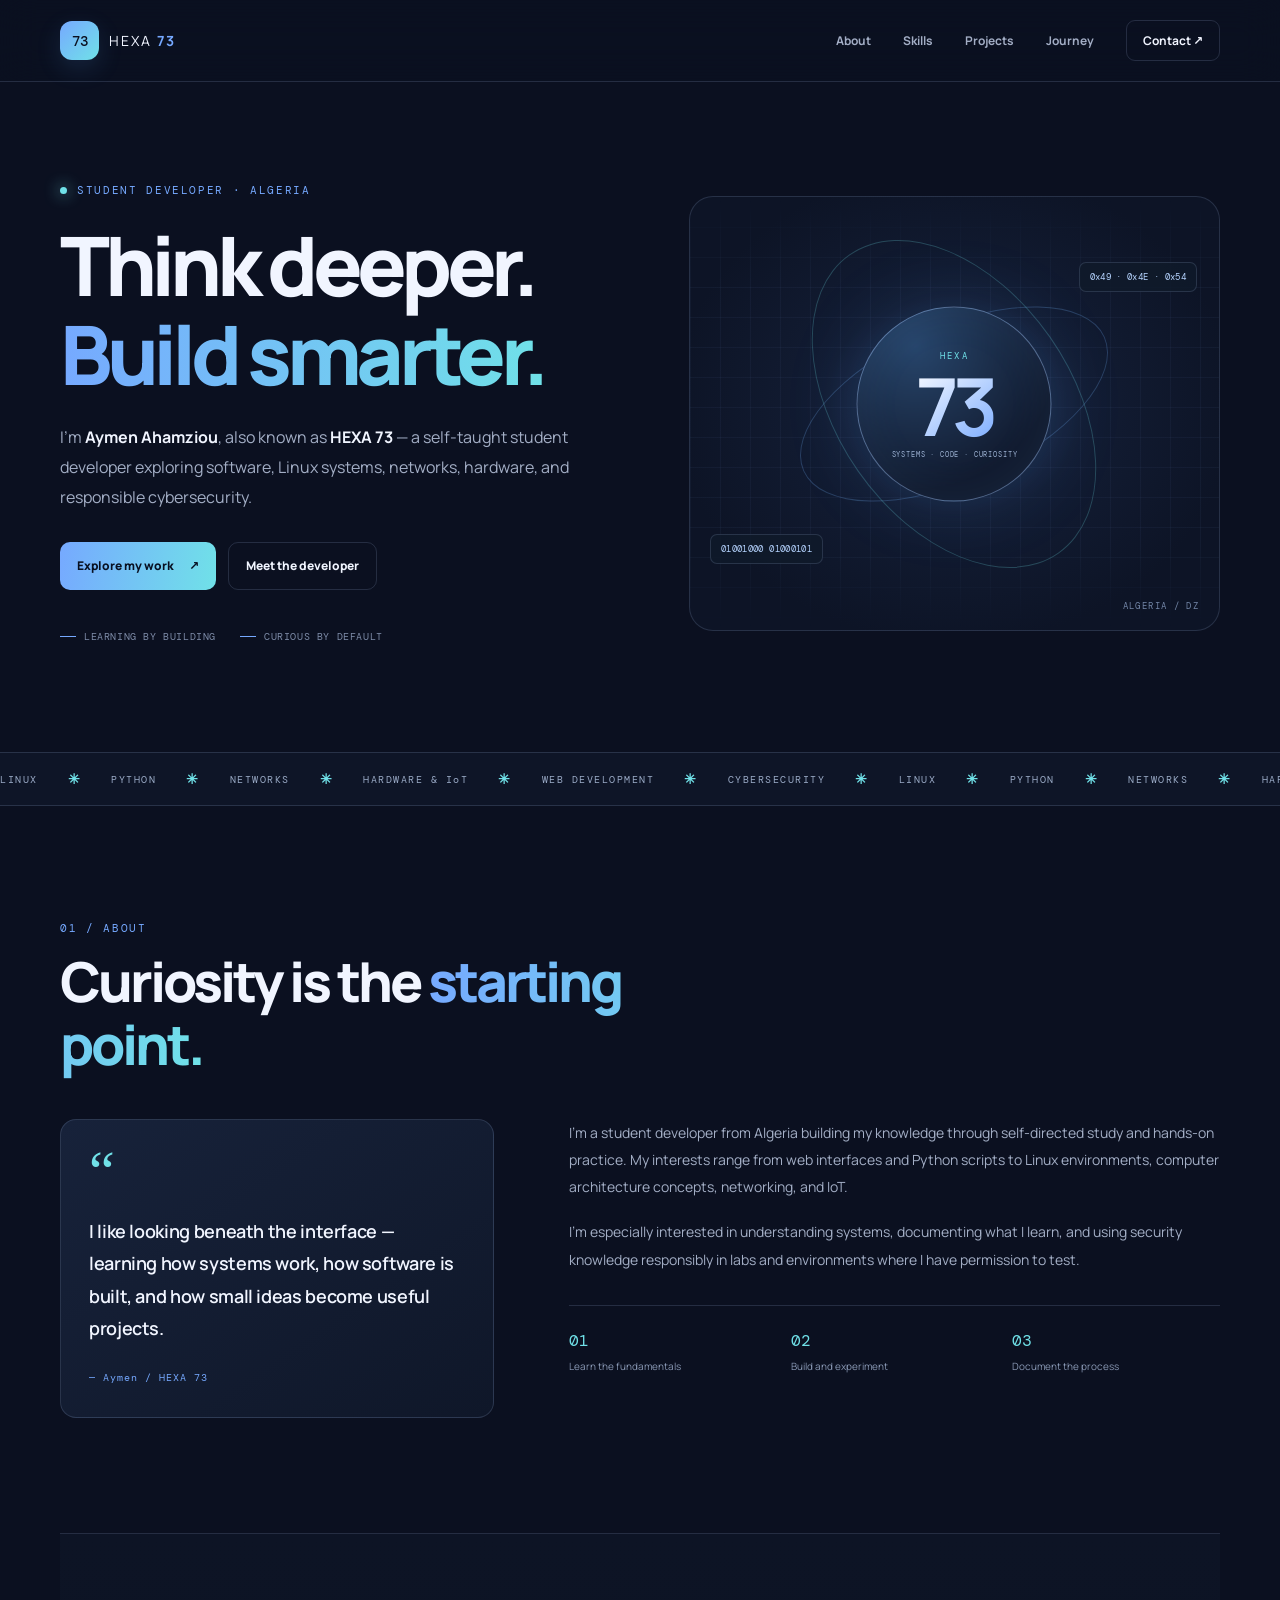
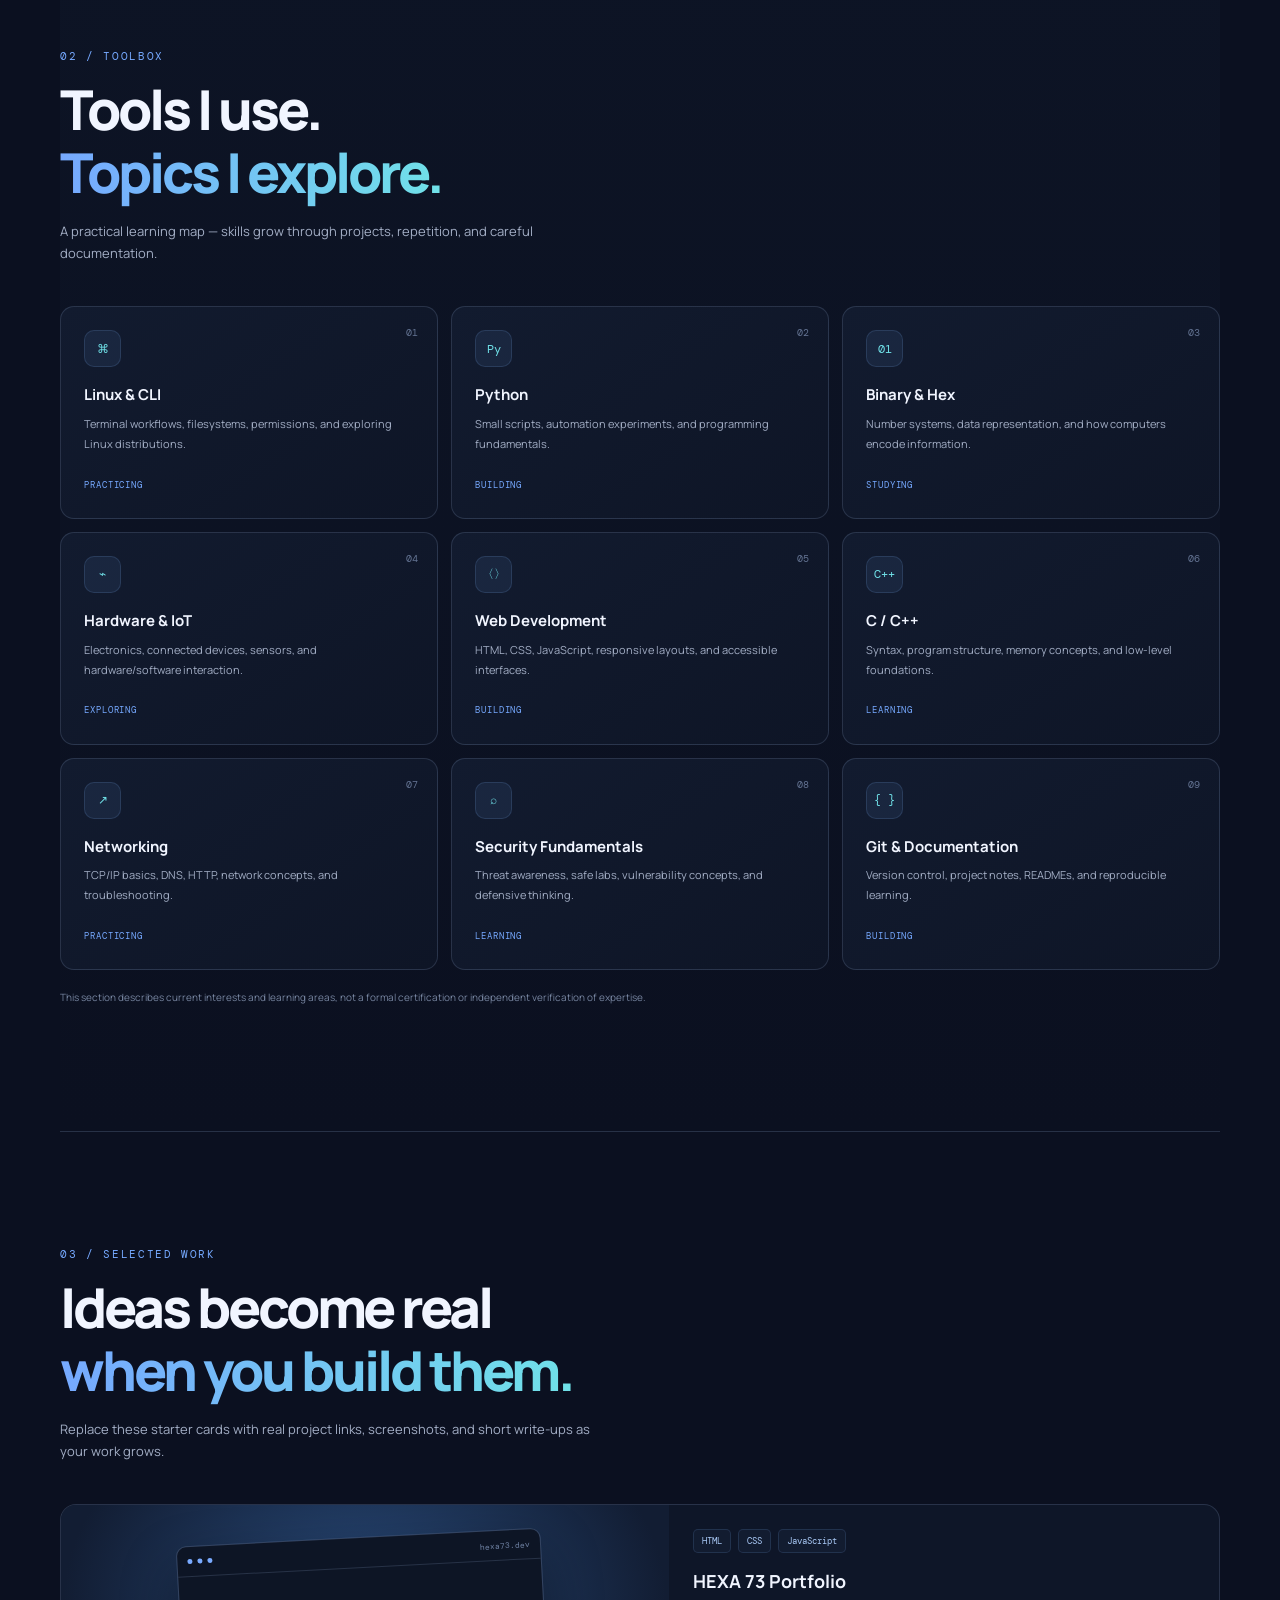
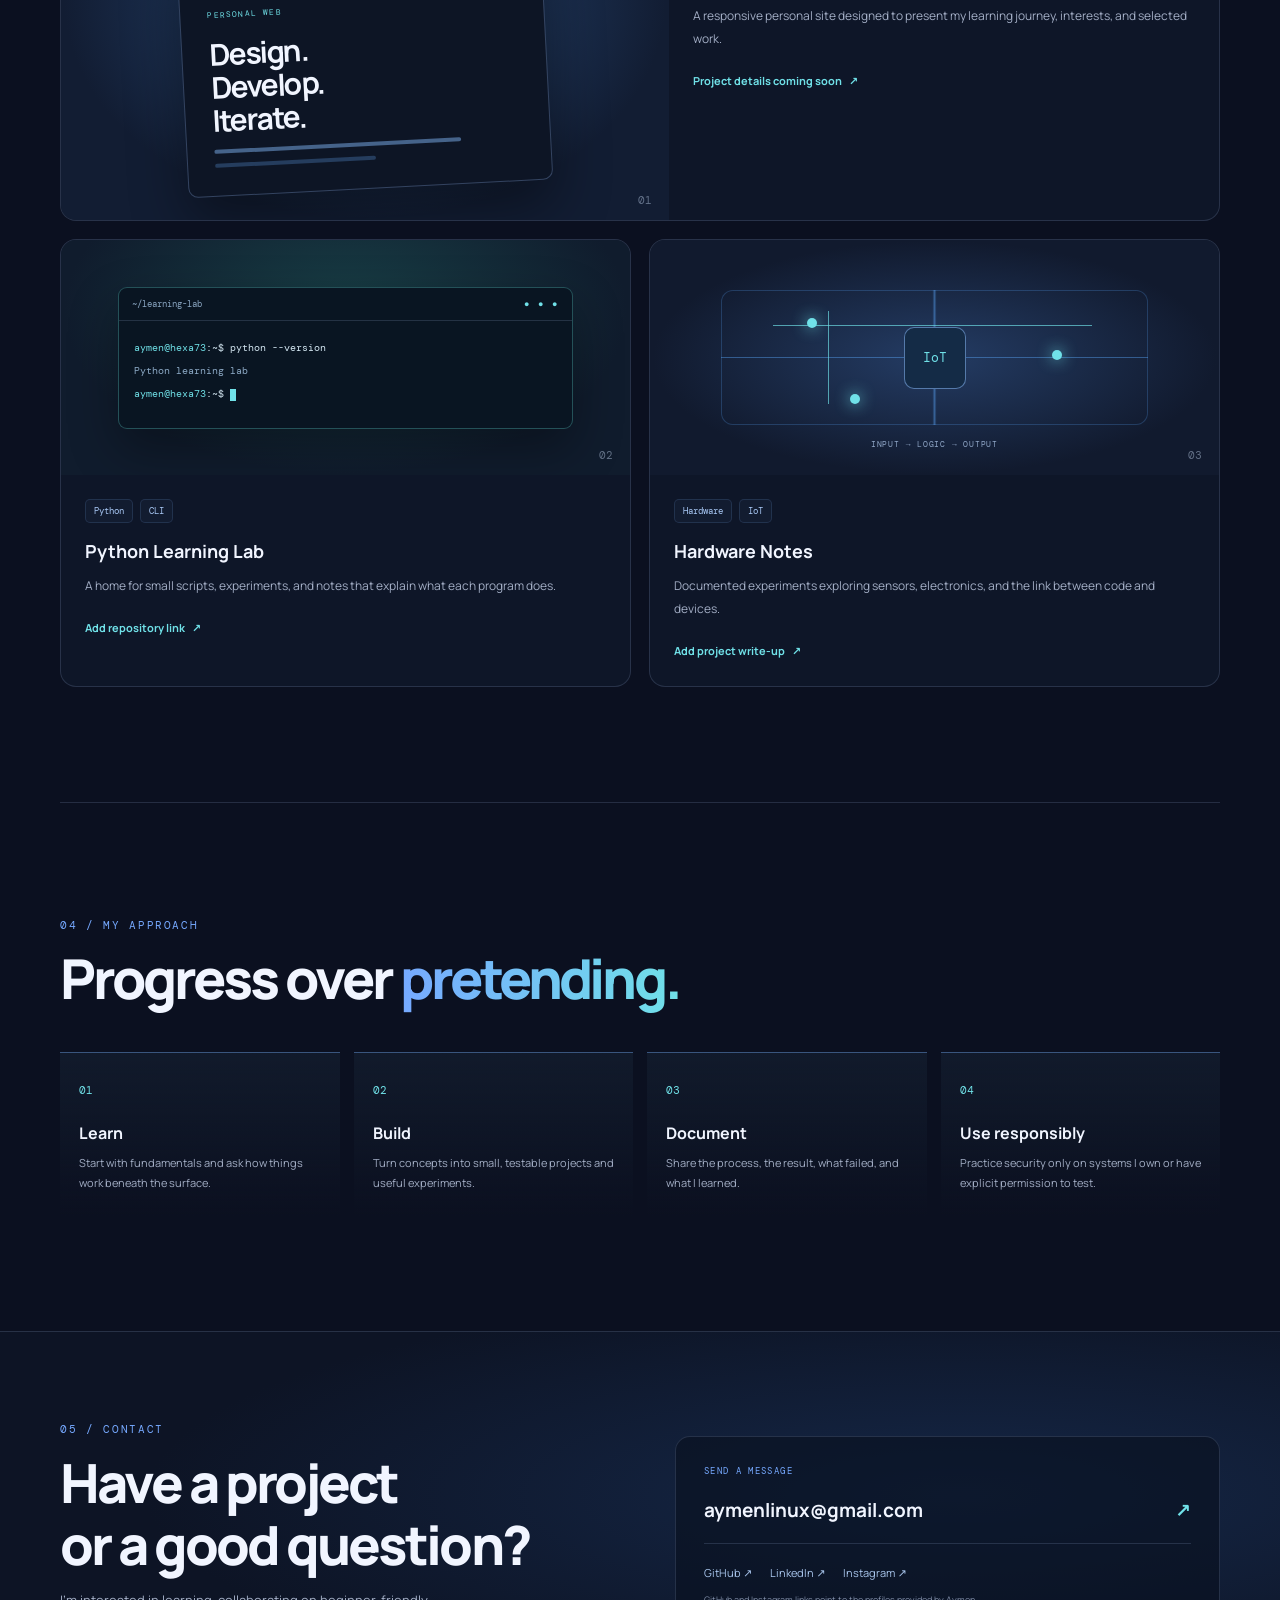
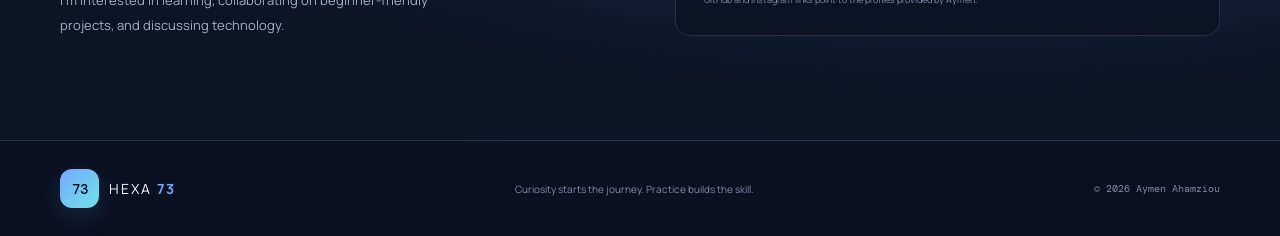
<file: Aymen Ahamziou/index.html>
<!doctype html>
<html lang="en">
<head>
  <meta name="google-site-verification" content="z4LakaduASOF1BY1Q6XL-w__sIp13tnmbOvwJ4HMNHQ" />
  <meta name="google-site-verification" content="m72-KisfjcA6CYfrkSj1QOkeFoX7Z7JjhhXQCT_zHhg" />
  <meta charset="utf-8">
  <meta name="viewport" content="width=device-width, initial-scale=1">
  <meta name="theme-color" content="#0b1020">
  <meta name="description" content="Aymen Ahamziou, known as HEXA 73 — student developer from Algeria exploring Linux, Python, web development, networking, IoT, and responsible cybersecurity.">
  <meta name="author" content="Aymen Ahamziou">
  <meta property="og:type" content="website">
  <meta property="og:title" content="Aymen Ahamziou | HEXA 73">
  <meta property="og:description" content="Think deeper. Build smarter. Student developer and cybersecurity learner from Algeria.">
  <meta property="og:image" content="assets/og-preview.svg">
  <meta name="twitter:card" content="summary_large_image">
  <title>Aymen Ahamziou | HEXA 73 — Developer Portfolio</title>
  <link rel="icon" href="assets/favicon.svg" type="image/svg+xml">
  <link rel="stylesheet" href="styles.css">
  <script type="application/ld+json">
  {
    "@context": "https://schema.org",
    "@type": "Person",
    "name": "Aymen Ahamziou",
    "alternateName": "HEXA 73",
    "description": "Student developer from Algeria interested in Linux, Python, web development, networking, hardware, IoT, and responsible cybersecurity learning.",
    "knowsAbout": ["Linux", "Python", "Web development", "Computer networking", "Hardware", "Internet of Things", "Binary numbers", "Hexadecimal", "Cybersecurity learning"]
  }
  </script>
</head>
<body>
  <a class="skip-link" href="#main">Skip to content</a>
  <header class="site-header">
    <a class="brand" href="#home" aria-label="HEXA 73 home">
      <span class="brand-mark">73</span><span class="brand-name">HEXA <b>73</b></span>
    </a>
    <button class="menu-toggle" aria-expanded="false" aria-controls="nav" aria-label="Toggle navigation"><span></span><span></span></button>
    <nav id="nav" class="nav">
      <a href="#about">About</a><a href="#skills">Skills</a><a href="#projects">Projects</a><a href="#journey">Journey</a><a class="nav-cta" href="#contact">Contact ↗</a>
    </nav>
  </header>

  <main id="main">
    <section class="hero section-wrap" id="home">
      <div class="hero-copy">
        <div class="eyebrow"><span class="status-dot"></span> STUDENT DEVELOPER · ALGERIA</div>
        <h1>Think deeper.<br><span>Build smarter.</span></h1>
        <p class="hero-lead">I’m <strong>Aymen Ahamziou</strong>, also known as <strong>HEXA 73</strong> — a self-taught student developer exploring software, Linux systems, networks, hardware, and responsible cybersecurity.</p>
        <div class="hero-actions"><a class="button button-primary" href="#projects">Explore my work <span>↗</span></a><a class="button button-ghost" href="#about">Meet the developer</a></div>
        <div class="hero-meta"><span><i class="meta-line"></i> Learning by building</span><span><i class="meta-line"></i> Curious by default</span></div>
      </div>
      <div class="hero-art" aria-label="HEXA 73 abstract digital artwork">
        <div class="art-grid"></div><div class="orbit orbit-one"></div><div class="orbit orbit-two"></div>
        <div class="core"><span class="core-small">HEXA</span><strong>73</strong><span class="core-caption">SYSTEMS · CODE · CURIOSITY</span></div>
        <span class="floating-tag tag-top">0x49 · 0x4E · 0x54</span><span class="floating-tag tag-bottom">01001000 01000101</span>
        <div class="art-corner">ALGERIA /  DZ</div>
      </div>
    </section>

    <section class="ticker" aria-label="Areas of interest"><div class="ticker-track"><span>LINUX</span><b>✳</b><span>PYTHON</span><b>✳</b><span>NETWORKS</span><b>✳</b><span>HARDWARE & IoT</span><b>✳</b><span>WEB DEVELOPMENT</span><b>✳</b><span>CYBERSECURITY</span><b>✳</b><span>LINUX</span><b>✳</b><span>PYTHON</span><b>✳</b><span>NETWORKS</span><b>✳</b><span>HARDWARE & IoT</span><b>✳</b><span>WEB DEVELOPMENT</span><b>✳</b><span>CYBERSECURITY</span></div></section>

    <section class="section-wrap section" id="about">
      <div class="section-heading"><p class="section-kicker">01 / ABOUT</p><h2>Curiosity is the <span>starting point.</span></h2></div>
      <div class="about-grid">
        <div class="about-note"><span class="quote-mark">“</span><p>I like looking beneath the interface — learning how systems work, how software is built, and how small ideas become useful projects.</p><span class="note-signature">— Aymen / HEXA 73</span></div>
        <div class="about-copy"><p>I’m a student developer from Algeria building my knowledge through self-directed study and hands-on practice. My interests range from web interfaces and Python scripts to Linux environments, computer architecture concepts, networking, and IoT.</p><p>I’m especially interested in understanding systems, documenting what I learn, and using security knowledge responsibly in labs and environments where I have permission to test.</p><div class="fact-row"><div><strong>01</strong><span>Learn the fundamentals</span></div><div><strong>02</strong><span>Build and experiment</span></div><div><strong>03</strong><span>Document the process</span></div></div></div>
      </div>
    </section>

    <section class="section-wrap section skills-section" id="skills">
      <div class="section-heading"><p class="section-kicker">02 / TOOLBOX</p><h2>Tools I use.<br><span>Topics I explore.</span></h2><p class="heading-description">A practical learning map — skills grow through projects, repetition, and careful documentation.</p></div>
      <div class="skill-grid">
        <article class="skill-card"><span class="skill-index">01</span><div class="skill-icon">⌘</div><h3>Linux & CLI</h3><p>Terminal workflows, filesystems, permissions, and exploring Linux distributions.</p><span class="skill-level">PRACTICING</span></article>
        <article class="skill-card"><span class="skill-index">02</span><div class="skill-icon">Py</div><h3>Python</h3><p>Small scripts, automation experiments, and programming fundamentals.</p><span class="skill-level">BUILDING</span></article>
        <article class="skill-card"><span class="skill-index">03</span><div class="skill-icon">01</div><h3>Binary & Hex</h3><p>Number systems, data representation, and how computers encode information.</p><span class="skill-level">STUDYING</span></article>
        <article class="skill-card"><span class="skill-index">04</span><div class="skill-icon">⌁</div><h3>Hardware & IoT</h3><p>Electronics, connected devices, sensors, and hardware/software interaction.</p><span class="skill-level">EXPLORING</span></article>
        <article class="skill-card"><span class="skill-index">05</span><div class="skill-icon">〈〉</div><h3>Web Development</h3><p>HTML, CSS, JavaScript, responsive layouts, and accessible interfaces.</p><span class="skill-level">BUILDING</span></article>
        <article class="skill-card"><span class="skill-index">06</span><div class="skill-icon">C++</div><h3>C / C++</h3><p>Syntax, program structure, memory concepts, and low-level foundations.</p><span class="skill-level">LEARNING</span></article>
        <article class="skill-card"><span class="skill-index">07</span><div class="skill-icon">↗</div><h3>Networking</h3><p>TCP/IP basics, DNS, HTTP, network concepts, and troubleshooting.</p><span class="skill-level">PRACTICING</span></article>
        <article class="skill-card"><span class="skill-index">08</span><div class="skill-icon">⌕</div><h3>Security Fundamentals</h3><p>Threat awareness, safe labs, vulnerability concepts, and defensive thinking.</p><span class="skill-level">LEARNING</span></article>
        <article class="skill-card"><span class="skill-index">09</span><div class="skill-icon">{ }</div><h3>Git & Documentation</h3><p>Version control, project notes, READMEs, and reproducible learning.</p><span class="skill-level">BUILDING</span></article>
      </div>
      <p class="small-note">This section describes current interests and learning areas, not a formal certification or independent verification of expertise.</p>
    </section>

    <section class="section-wrap section" id="projects">
      <div class="section-heading"><p class="section-kicker">03 / SELECTED WORK</p><h2>Ideas become real<br><span>when you build them.</span></h2><p class="heading-description">Replace these starter cards with real project links, screenshots, and short write-ups as your work grows.</p></div>
      <div class="project-grid">
        <article class="project-card project-featured"><div class="project-visual visual-portfolio"><div class="mock-window"><div class="mock-bar"><i></i><i></i><i></i><span>hexa73.dev</span></div><div class="mock-content"><span class="mock-label">PERSONAL WEB</span><b>Design.<br>Develop.<br>Iterate.</b><div class="mock-line"></div><div class="mock-line short"></div></div></div><span class="visual-number">01</span></div><div class="project-info"><div class="project-tags"><span>HTML</span><span>CSS</span><span>JavaScript</span></div><h3>HEXA 73 Portfolio</h3><p>A responsive personal site designed to present my learning journey, interests, and selected work.</p><a class="text-link" href="#contact">Project details coming soon <span>↗</span></a></div></article>
        <article class="project-card"><div class="project-visual visual-terminal"><div class="terminal-window"><div class="terminal-head"><span>~/learning-lab</span><b>● ● ●</b></div><p><em>aymen@hexa73</em>:~$ python --version</p><p class="terminal-output">Python learning lab</p><p><em>aymen@hexa73</em>:~$ <span class="cursor"></span></p></div><span class="visual-number">02</span></div><div class="project-info"><div class="project-tags"><span>Python</span><span>CLI</span></div><h3>Python Learning Lab</h3><p>A home for small scripts, experiments, and notes that explain what each program does.</p><a class="text-link" href="#contact">Add repository link <span>↗</span></a></div></article>
        <article class="project-card"><div class="project-visual visual-iot"><div class="circuit"><span class="circuit-node node-a"></span><span class="circuit-node node-b"></span><span class="circuit-node node-c"></span><span class="chip">IoT</span><span class="circuit-label">INPUT → LOGIC → OUTPUT</span></div><span class="visual-number">03</span></div><div class="project-info"><div class="project-tags"><span>Hardware</span><span>IoT</span></div><h3>Hardware Notes</h3><p>Documented experiments exploring sensors, electronics, and the link between code and devices.</p><a class="text-link" href="#contact">Add project write-up <span>↗</span></a></div></article>
      </div>
    </section>

    <section class="section-wrap section journey-section" id="journey">
      <div class="section-heading"><p class="section-kicker">04 / MY APPROACH</p><h2>Progress over <span>pretending.</span></h2></div>
      <div class="journey-grid"><div class="journey-item"><span>01</span><h3>Learn</h3><p>Start with fundamentals and ask how things work beneath the surface.</p></div><div class="journey-item"><span>02</span><h3>Build</h3><p>Turn concepts into small, testable projects and useful experiments.</p></div><div class="journey-item"><span>03</span><h3>Document</h3><p>Share the process, the result, what failed, and what I learned.</p></div><div class="journey-item"><span>04</span><h3>Use responsibly</h3><p>Practice security only on systems I own or have explicit permission to test.</p></div></div>
    </section>

    <section class="contact-section" id="contact"><div class="section-wrap contact-inner"><div><p class="section-kicker">05 / CONTACT</p><h2>Have a project<br>or a good question?</h2><p class="contact-copy">I’m interested in learning, collaborating on beginner-friendly projects, and discussing technology.</p></div><div class="contact-panel"><span class="contact-label">SEND A MESSAGE</span><a class="email-link" href="mailto:aymenlinux@gmail.com">aymenlinux@gmail.com <span>↗</span></a><div class="social-links"><a href="https://github.com/aymenbikou01-tech" target="_blank" rel="noopener noreferrer">GitHub ↗</a><a href="https://www.linkedin.com/" target="_blank" rel="noopener noreferrer">LinkedIn ↗</a><a href="https://www.instagram.com/hexa_f.73/" target="_blank" rel="noopener noreferrer">Instagram ↗</a></div><p class="contact-hint">GitHub and Instagram links point to the profiles provided by Aymen.</p></div></div></section>
  </main>

  <footer class="site-footer"><a class="brand" href="#home"><span class="brand-mark">73</span><span class="brand-name">HEXA <b>73</b></span></a><p>Curiosity starts the journey. Practice builds the skill.</p><span class="footer-copy">© <span id="year"></span> Aymen Ahamziou</span></footer>
  <script src="script.js"></script>
</body>
</html>
</file>
<file: Aymen Ahamziou/styles.css>
@import url('https://fonts.googleapis.com/css2?family=DM+Mono:wght@400;500&family=Manrope:wght@400;500;600;700;800&display=swap');
:root{--bg:#0b1020;--panel:#11182b;--panel2:#151e33;--text:#f1f5ff;--muted:#a3aec5;--blue:#76a9ff;--cyan:#70e1e8;--line:rgba(175,198,238,.16);--mono:"DM Mono",monospace;--sans:"Manrope",system-ui,sans-serif}
*{box-sizing:border-box}html{scroll-behavior:smooth;scroll-padding-top:90px}body{margin:0;background:var(--bg);color:var(--text);font-family:var(--sans);line-height:1.65}a{color:inherit;text-decoration:none}button{font:inherit}.section-wrap{width:min(1160px,calc(100% - 48px));margin-inline:auto}.skip-link{position:absolute;left:-9999px;top:10px;background:white;color:#111;padding:10px;z-index:99}.skip-link:focus{left:10px}.site-header{height:82px;padding:0 max(24px,calc((100% - 1160px)/2));display:flex;align-items:center;justify-content:space-between;border-bottom:1px solid var(--line);position:sticky;top:0;background:rgba(11,16,32,.88);backdrop-filter:blur(18px);z-index:20}.brand{display:inline-flex;align-items:center;gap:10px}.brand-mark{display:grid;place-items:center;width:39px;height:39px;border-radius:12px;background:linear-gradient(135deg,var(--blue),var(--cyan));color:#0b1020;font:500 14px var(--mono);box-shadow:0 8px 24px #5aaeff25}.brand-name{font-size:14px;letter-spacing:.14em}.brand-name b{color:var(--blue)}.nav{display:flex;align-items:center;gap:32px;color:var(--muted);font-size:12px;font-weight:700}.nav a{transition:color .2s}.nav a:hover{color:var(--text)}.nav .nav-cta{padding:10px 16px;border:1px solid var(--line);border-radius:9px;color:var(--text)}.menu-toggle{display:none}
.hero{min-height:670px;display:grid;grid-template-columns:1.05fr .95fr;align-items:center;gap:42px;padding-top:70px;padding-bottom:78px}.eyebrow,.section-kicker,.contact-label{font:11px var(--mono);letter-spacing:.15em;color:var(--blue)}.eyebrow{display:flex;align-items:center;gap:10px}.status-dot{width:7px;height:7px;border-radius:50%;background:var(--cyan);box-shadow:0 0 15px var(--cyan)}h1{font-size:clamp(48px,6.5vw,82px);line-height:1.08;letter-spacing:-.065em;margin:24px 0 23px;font-weight:800}h1 span,.section-heading h2 span{background:linear-gradient(90deg,var(--blue),var(--cyan));background-clip:text;color:transparent}.hero-lead{max-width:565px;color:var(--muted);font-size:16px;line-height:1.9}.hero-lead strong{color:var(--text)}.hero-actions{display:flex;flex-wrap:wrap;gap:12px;margin-top:29px}.button{display:inline-flex;align-items:center;gap:15px;padding:13px 17px;border-radius:10px;font-size:12px;font-weight:800;transition:transform .2s,border-color .2s}.button:hover{transform:translateY(-2px)}.button-primary{background:linear-gradient(100deg,var(--blue),var(--cyan));color:#081021}.button-ghost{border:1px solid var(--line);color:var(--text)}.hero-meta{display:flex;flex-wrap:wrap;gap:24px;margin-top:40px;color:#7e8ca8;font:10px var(--mono);text-transform:uppercase;letter-spacing:.06em}.hero-meta span{display:flex;align-items:center;gap:8px}.meta-line{width:16px;height:1px;background:var(--blue)}.hero-art{height:435px;position:relative;overflow:hidden;border:1px solid var(--line);border-radius:24px;background:radial-gradient(ellipse at 50% 48%,#20365d 0,#121c33 35%,#0d1426 75%)}.art-grid{position:absolute;inset:0;background-image:linear-gradient(#93b7ff0c 1px,transparent 1px),linear-gradient(90deg,#93b7ff0c 1px,transparent 1px);background-size:30px 30px;mask-image:linear-gradient(transparent,#000 20%,#000 80%,transparent)}.orbit{position:absolute;left:50%;top:48%;border:1px solid #77b8ff3c;border-radius:50%;transform:translate(-50%,-50%) rotate(-24deg)}.orbit-one{width:330px;height:155px}.orbit-two{width:365px;height:235px;transform:translate(-50%,-50%) rotate(55deg);border-color:#72e4e83b}.core{position:absolute;left:50%;top:48%;transform:translate(-50%,-50%);width:195px;height:195px;border-radius:50%;display:flex;flex-direction:column;align-items:center;justify-content:center;border:1px solid #a1c8ff70;background:radial-gradient(circle at 30% 20%,#27456b,#111a2e 70%);box-shadow:0 0 80px #5fa8ff24,inset 0 0 45px #74b6ff12}.core-small,.core-caption{font:9px var(--mono);letter-spacing:.23em;color:var(--cyan)}.core strong{font-size:80px;line-height:1.1;letter-spacing:-.08em;background:linear-gradient(140deg,#fff,var(--blue));background-clip:text;color:transparent}.core-caption{font-size:7px;letter-spacing:.12em;color:#9db2d3}.floating-tag{position:absolute;padding:8px 10px;background:#101a2bdb;border:1px solid var(--line);border-radius:7px;color:#b6d4ff;font:9px var(--mono);letter-spacing:.04em}.tag-top{top:65px;right:22px}.tag-bottom{bottom:66px;left:20px}.art-corner{position:absolute;right:20px;bottom:18px;font:9px var(--mono);letter-spacing:.15em;color:#7386a7}
.ticker{overflow:hidden;border-block:1px solid var(--line);background:#0e1527}.ticker-track{width:max-content;display:flex;align-items:center;gap:30px;padding:17px 0;animation:marquee 36s linear infinite;font:10px var(--mono);letter-spacing:.15em;color:#9aaac6}.ticker-track b{color:var(--cyan);font-size:14px}@keyframes marquee{to{transform:translateX(-50%)}}
.section{padding-top:115px;padding-bottom:115px}.section-heading{max-width:700px;margin-bottom:42px}.section-kicker{margin:0 0 15px}.section-heading h2,.contact-inner h2{font-size:clamp(35px,4.5vw,55px);line-height:1.15;letter-spacing:-.055em;margin:0;font-weight:800}.heading-description{max-width:540px;color:var(--muted);font-size:13px;margin-top:17px}.about-grid{display:grid;grid-template-columns:.8fr 1.2fr;gap:75px;align-items:start}.about-note{padding:28px;border:1px solid var(--line);border-radius:16px;background:linear-gradient(145deg,#17223a,#0f1729);position:relative}.quote-mark{font-size:58px;line-height:.8;color:var(--cyan);font-family:Georgia,serif}.about-note p{font-size:18px;line-height:1.8;font-weight:600;letter-spacing:-.02em}.note-signature{font:10px var(--mono);color:var(--blue);letter-spacing:.1em}.about-copy p{margin:0 0 18px;color:var(--muted);font-size:14px;line-height:1.95}.fact-row{display:grid;grid-template-columns:repeat(3,1fr);gap:14px;margin-top:32px;padding-top:24px;border-top:1px solid var(--line)}.fact-row div{display:flex;flex-direction:column;gap:7px}.fact-row strong{font:16px var(--mono);color:var(--cyan)}.fact-row span{font-size:10px;color:#8998b4}
.skills-section{border-block:1px solid var(--line);background:linear-gradient(180deg,#0d1425,#0b1020)}.skill-grid{display:grid;grid-template-columns:repeat(3,1fr);gap:13px}.skill-card{position:relative;padding:23px;border:1px solid var(--line);border-radius:14px;background:linear-gradient(145deg,#121b2f,#0e1526);min-height:210px;transition:transform .25s,border-color .25s}.skill-card:hover,.project-card:hover{transform:translateY(-4px);border-color:#77b6ff65}.skill-index{position:absolute;right:19px;top:19px;color:#647493;font:10px var(--mono)}.skill-icon{width:37px;height:37px;display:grid;place-items:center;border-radius:10px;background:#7eb5ff15;border:1px solid #7eb5ff26;color:var(--cyan);font:12px var(--mono)}.skill-card h3{font-size:15px;margin:16px 0 6px}.skill-card p{font-size:11px;line-height:1.8;color:var(--muted);margin:0 0 15px}.skill-level{font:9px var(--mono);letter-spacing:.1em;color:var(--blue)}.small-note{color:#7785a0;font-size:10px;margin-top:19px}
.project-grid{display:grid;grid-template-columns:repeat(2,1fr);gap:18px}.project-card{border:1px solid var(--line);border-radius:16px;overflow:hidden;background:#0e1628;transition:transform .25s,border-color .25s}.project-featured{grid-column:span 2;display:grid;grid-template-columns:1.05fr .95fr}.project-visual{height:235px;position:relative;display:grid;place-items:center;overflow:hidden;background:#111e34}.project-featured .project-visual{height:100%;min-height:315px}.visual-number{position:absolute;right:17px;bottom:13px;color:#d1e5ff6b;font:11px var(--mono)}.visual-portfolio{background:radial-gradient(ellipse at 50% 30%,#294b7b,#121d33 70%)}.mock-window{width:75%;max-width:365px;border:1px solid #9bbfff45;border-radius:10px;overflow:hidden;background:#0d1525;transform:rotate(-3deg);box-shadow:0 25px 55px #0006}.mock-bar{height:30px;display:flex;align-items:center;gap:5px;padding:0 10px;border-bottom:1px solid var(--line);color:#7184a6;font:8px var(--mono)}.mock-bar i{width:5px;height:5px;background:#79aaff;border-radius:50%}.mock-bar span{margin-left:auto}.mock-content{padding:23px 27px 28px}.mock-label{font:8px var(--mono);letter-spacing:.15em;color:var(--cyan)}.mock-content b{display:block;font-size:30px;line-height:1.1;letter-spacing:-.05em;margin:13px 0}.mock-line{width:80%;height:4px;background:#45638a;border-radius:4px;margin-top:10px}.mock-line.short{width:52%;background:#253d5e}.visual-terminal{background:radial-gradient(ellipse at 50% 30%,#183f46,#101c2d 70%)}.terminal-window{width:80%;border:1px solid #67ded64c;border-radius:9px;background:#091522;padding:0 15px 17px;font:10px var(--mono);box-shadow:0 20px 50px #0005}.terminal-head{display:flex;justify-content:space-between;margin:0 -15px 20px;padding:10px 13px;border-bottom:1px solid var(--line);color:#8ba7c3;font-size:9px}.terminal-head b{color:var(--cyan);letter-spacing:.2em}.terminal-window p{color:#d4e7f2;overflow-wrap:anywhere}.terminal-window em{color:var(--cyan);font-style:normal}.terminal-output{color:#8ca9c5!important}.cursor{display:inline-block;width:6px;height:12px;vertical-align:middle;background:var(--cyan);animation:blink 1s steps(2) infinite}@keyframes blink{50%{opacity:0}}.visual-iot{background:radial-gradient(ellipse at 50% 50%,#243c64,#111a2e 70%)}.circuit{width:75%;height:135px;position:relative;background:linear-gradient(90deg,transparent 49.5%,#5caaff6b 50%,transparent 50.5%),linear-gradient(0deg,transparent 49.5%,#5caaff6b 50%,transparent 50.5%);border:1px solid #5caaff3b;border-radius:12px}.circuit:before,.circuit:after{content:"";position:absolute;background:#70e1e8aa}.circuit:before{width:75%;height:1px;left:12%;top:25%}.circuit:after{width:1px;height:70%;left:25%;top:15%}.circuit-node{position:absolute;width:10px;height:10px;border-radius:50%;background:var(--cyan);box-shadow:0 0 15px #70e1e8}.node-a{top:20%;left:20%}.node-b{top:44%;right:20%}.node-c{bottom:15%;left:30%}.chip{position:absolute;left:50%;top:50%;transform:translate(-50%,-50%);width:62px;height:62px;border:1px solid #8dbdff8a;border-radius:10px;display:grid;place-items:center;background:#142b46;color:var(--cyan);font:13px var(--mono)}.circuit-label{position:absolute;bottom:-25px;left:0;width:100%;text-align:center;font:8px var(--mono);letter-spacing:.1em;color:#91a8c8}.project-info{padding:24px}.project-tags{display:flex;gap:7px;flex-wrap:wrap}.project-tags span{font:9px var(--mono);color:#a9c9f6;padding:5px 8px;border:1px solid #7eb5ff24;border-radius:5px;background:#7eb5ff0a}.project-info h3{font-size:18px;margin:14px 0 8px}.project-info p{font-size:12px;color:var(--muted);line-height:1.9;margin:0 0 15px}.text-link{font-size:11px;color:var(--cyan);font-weight:700}.text-link span{margin-left:5px}
.journey-section{border-top:1px solid var(--line)}.journey-grid{display:grid;grid-template-columns:repeat(4,1fr);gap:14px}.journey-item{padding:22px 19px;border-top:1px solid #7bb6ff6b;background:linear-gradient(180deg,#111a2b,transparent)}.journey-item>span{font:11px var(--mono);color:var(--cyan)}.journey-item h3{font-size:16px;margin:18px 0 7px}.journey-item p{font-size:11px;line-height:1.85;color:var(--muted);margin:0}
.contact-section{border-block:1px solid var(--line);background:radial-gradient(ellipse at 75% 40%,#152747 0,#0d1425 60%)}.contact-inner{padding-top:90px;padding-bottom:90px;display:grid;grid-template-columns:1fr 1fr;gap:70px;align-items:center}.contact-inner h2{font-size:clamp(36px,4.5vw,54px)}.contact-copy{max-width:400px;color:var(--muted);font-size:13px;line-height:1.9}.contact-panel{padding:28px;border:1px solid var(--line);border-radius:15px;background:#0a1120a8}.contact-label{display:block;font-size:9px;margin-bottom:18px}.email-link{display:flex;justify-content:space-between;gap:10px;align-items:center;padding-bottom:17px;border-bottom:1px solid var(--line);font-size:clamp(14px,2vw,19px);font-weight:700;overflow-wrap:anywhere}.email-link span{color:var(--cyan)}.social-links{display:flex;flex-wrap:wrap;gap:18px;margin-top:20px}.social-links a{font-size:11px;color:#a9c6ed}.social-links a:hover{color:var(--cyan)}.contact-hint{font-size:9px;line-height:1.7;color:#7d8aa4;margin-bottom:0}.site-footer{width:min(1160px,calc(100% - 48px));margin:auto;min-height:95px;display:flex;align-items:center;justify-content:space-between;gap:20px}.site-footer p,.footer-copy{font-size:10px;color:#7f8ca7}.footer-copy{font-family:var(--mono)}
@media(max-width:850px){.hero{grid-template-columns:1fr;padding-top:65px;gap:40px}.hero-art{height:370px}.about-grid{gap:35px}.skill-grid{grid-template-columns:repeat(2,1fr)}.contact-inner{gap:35px}.nav{gap:19px}}@media(max-width:620px){.section-wrap{width:calc(100% - 36px)}.site-header{height:70px;padding:0 18px}.menu-toggle{display:flex;flex-direction:column;gap:5px;border:1px solid var(--line);background:transparent;border-radius:8px;padding:11px}.menu-toggle span{display:block;width:17px;height:1px;background:var(--text)}.nav{display:none;position:absolute;top:69px;left:0;right:0;padding:18px;background:#0b1020;border-bottom:1px solid var(--line);flex-direction:column;align-items:stretch;gap:0}.nav.open{display:flex}.nav a{padding:13px 10px}.nav .nav-cta{text-align:center;margin-top:8px}.hero{min-height:0;padding-top:55px;padding-bottom:60px}h1{font-size:clamp(46px,13vw,68px)}.hero-lead{font-size:14px}.hero-art{height:315px}.core{width:160px;height:160px}.core strong{font-size:68px}.orbit-one{width:275px}.orbit-two{width:290px;height:200px}.tag-top{top:28px;right:10px}.tag-bottom{bottom:45px;left:10px;font-size:8px}.section{padding-top:78px;padding-bottom:78px}.about-grid,.contact-inner{grid-template-columns:1fr;gap:30px}.fact-row{gap:8px}.fact-row span{font-size:9px}.skill-grid{grid-template-columns:1fr}.skill-card{min-height:0}.project-grid{grid-template-columns:1fr}.project-featured{grid-column:auto;display:block}.project-featured .project-visual{min-height:250px}.journey-grid{grid-template-columns:repeat(2,1fr)}.contact-inner{padding-top:70px;padding-bottom:70px}.site-footer{width:calc(100% - 36px);padding:22px 0;flex-wrap:wrap}.site-footer p{order:3;width:100%;margin:0}.footer-copy{font-size:9px}}@media(prefers-reduced-motion:reduce){*,*::before,*::after{scroll-behavior:auto!important;animation-duration:.01ms!important;animation-iteration-count:1!important;transition-duration:.01ms!important}}
</file>
